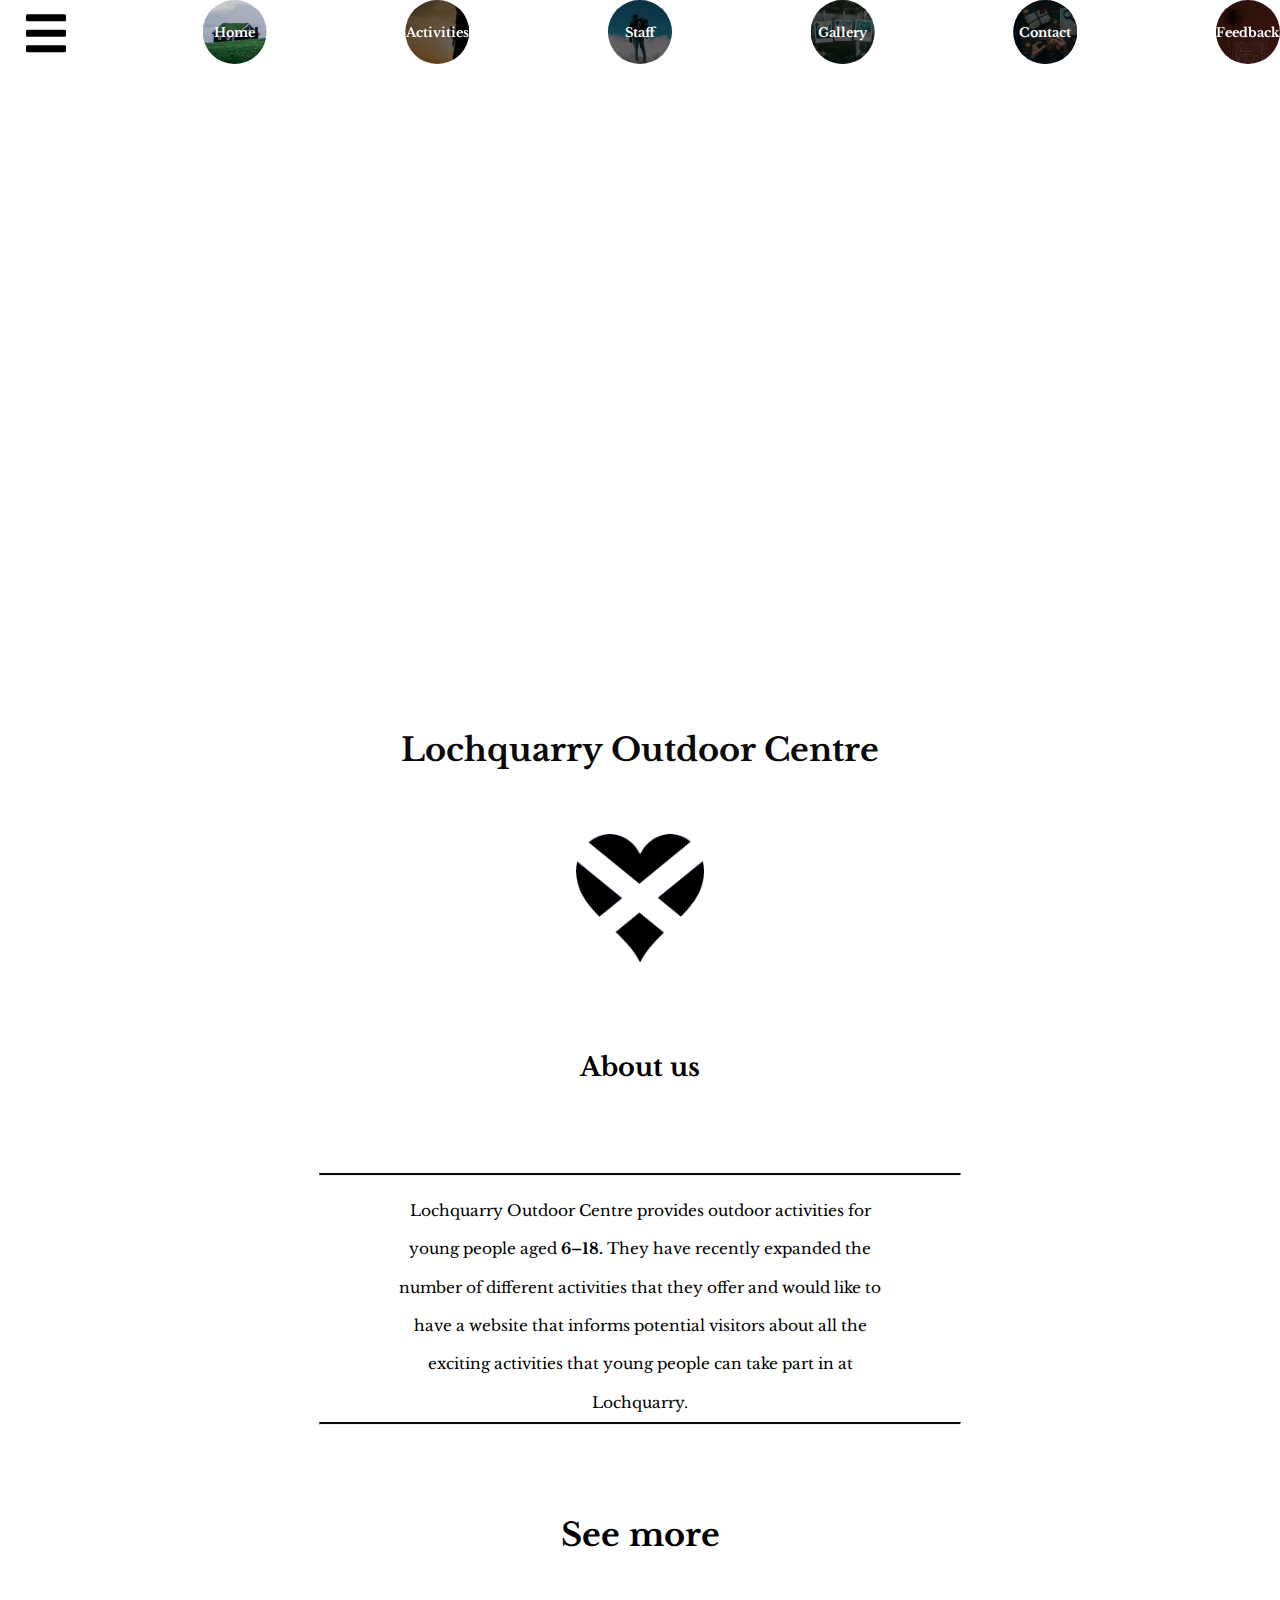
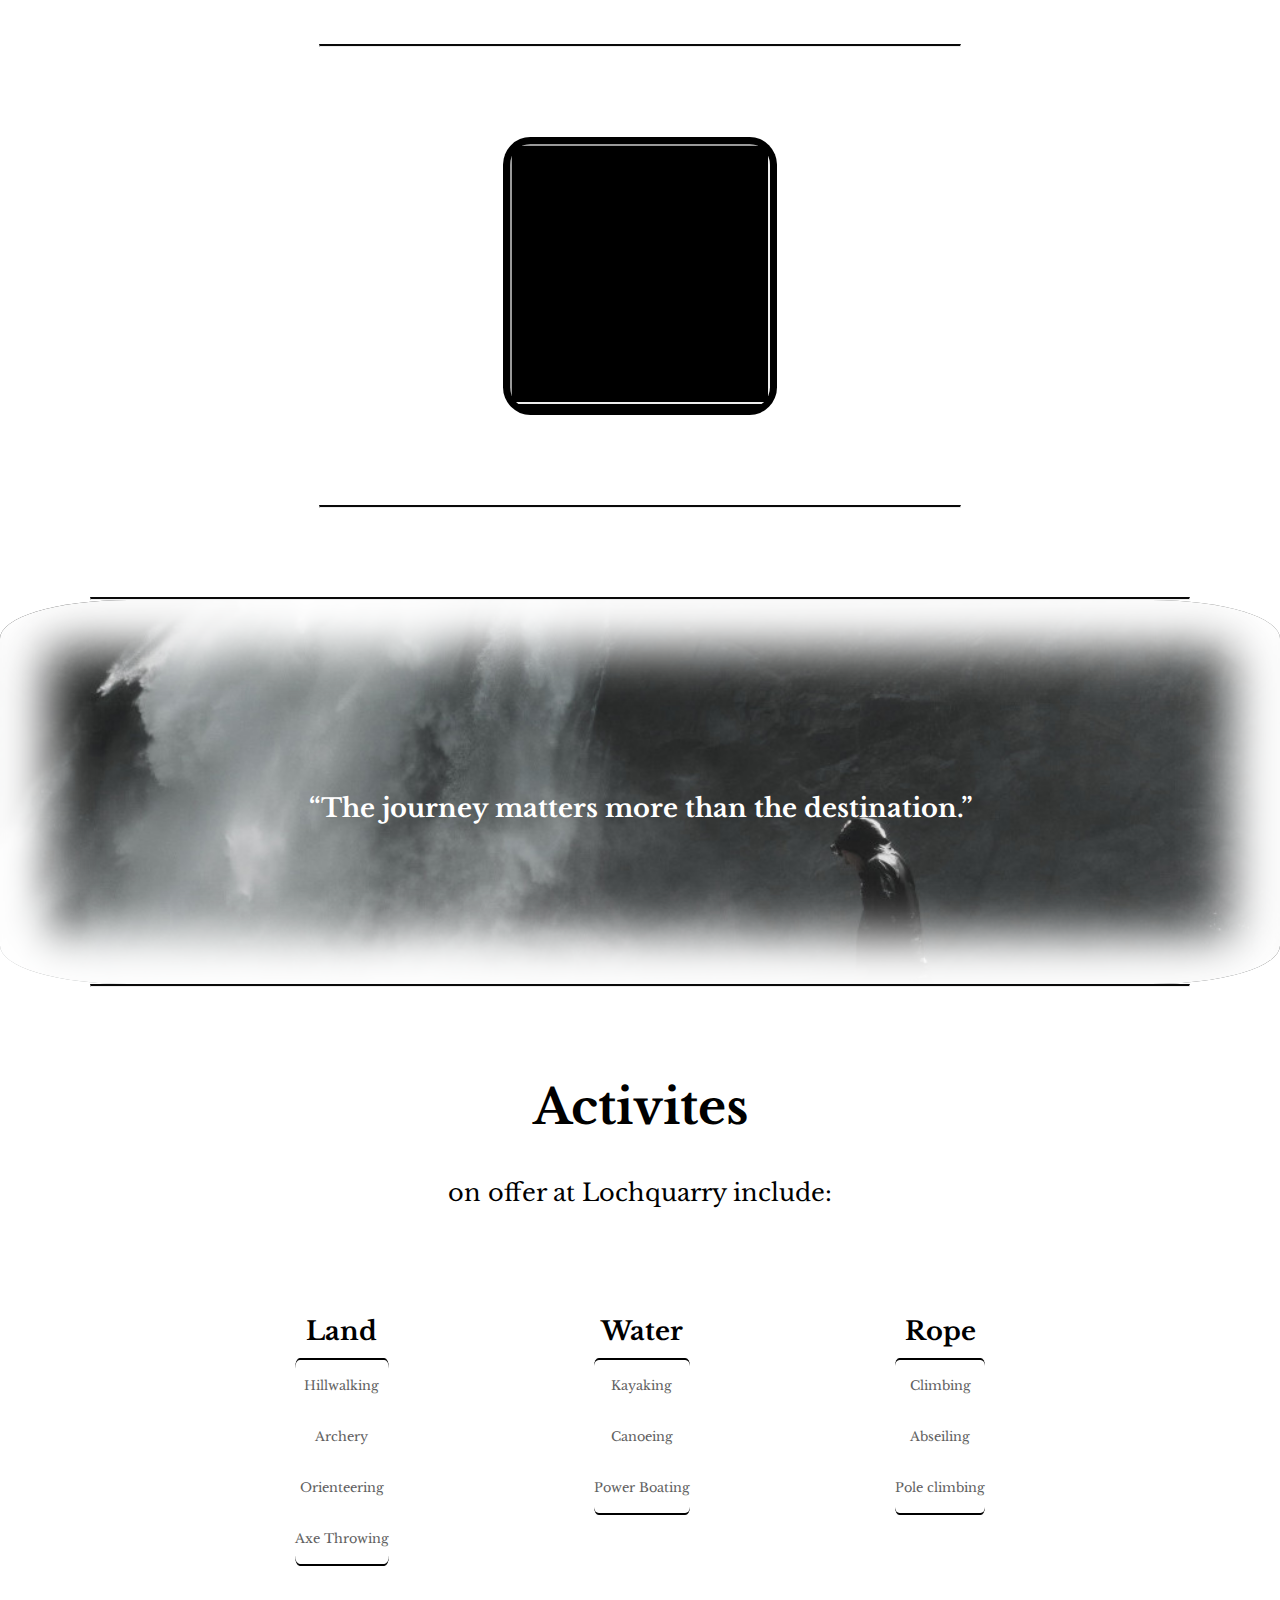
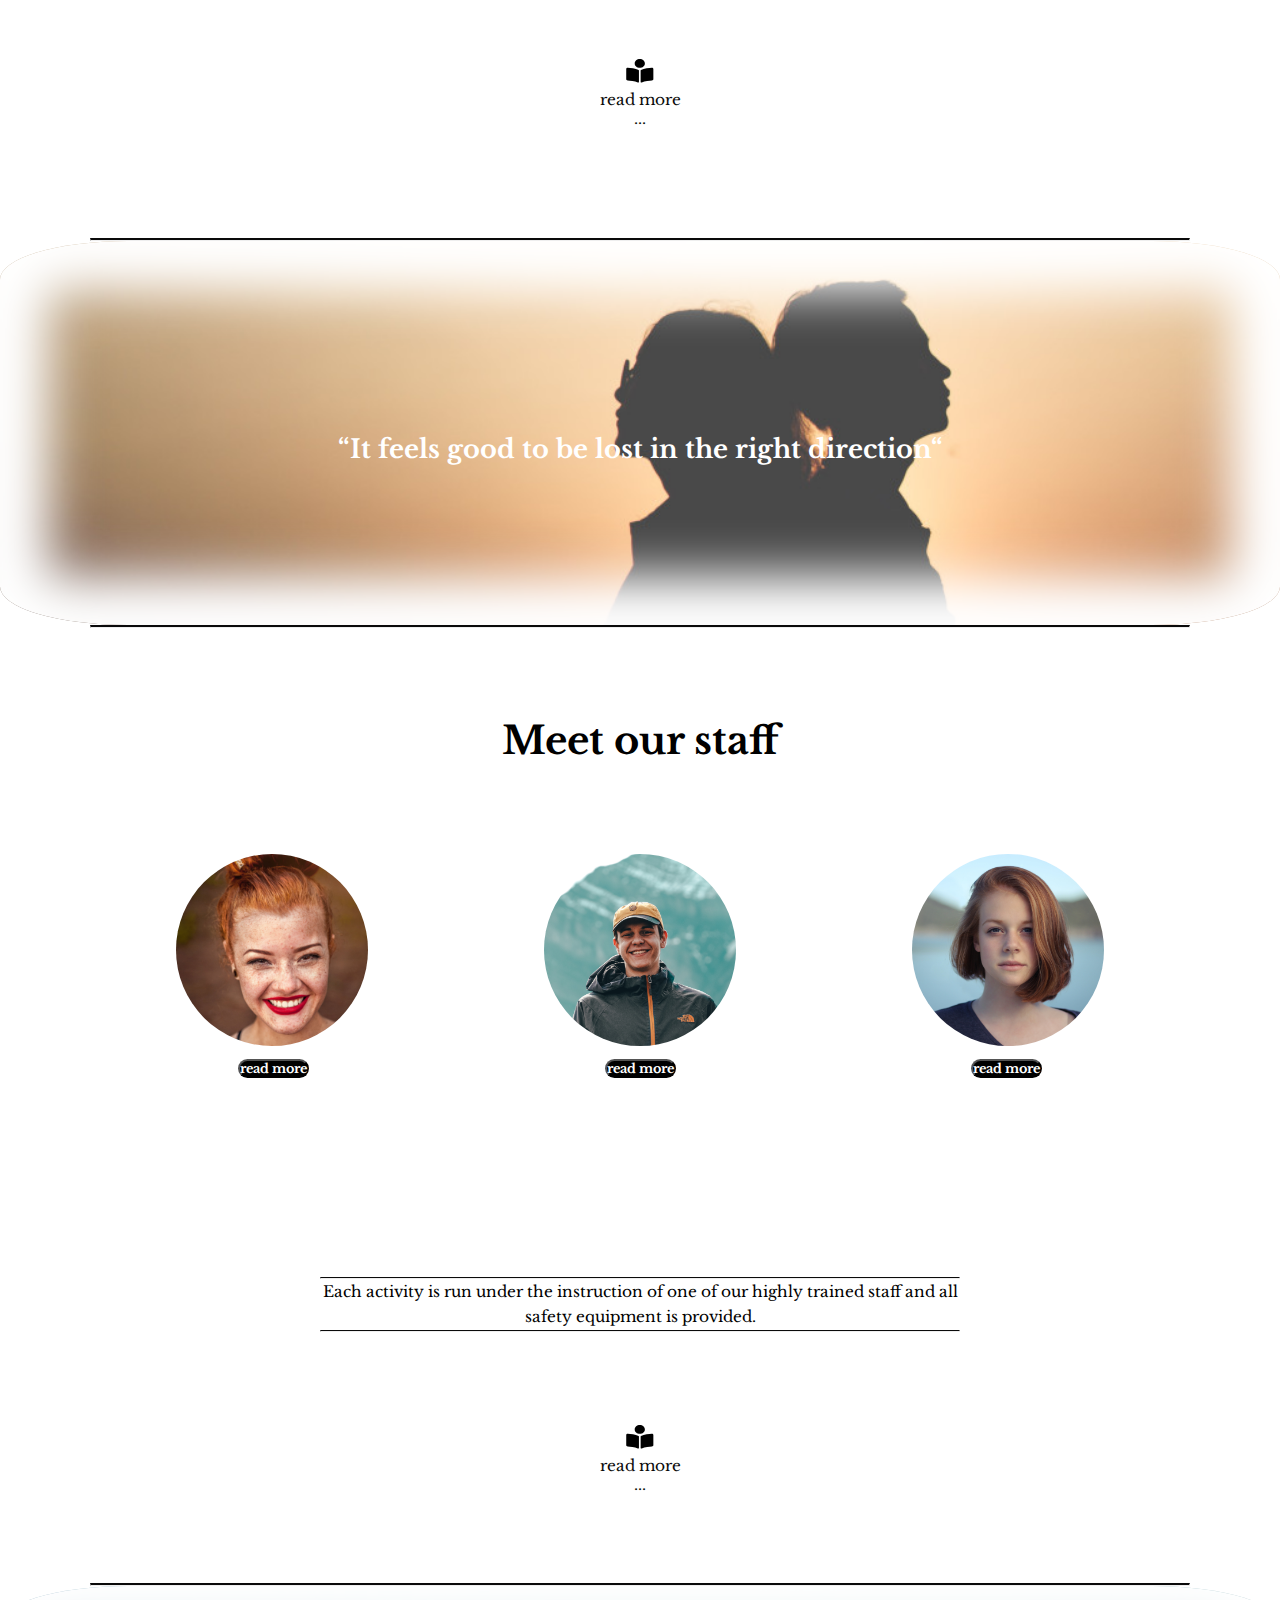
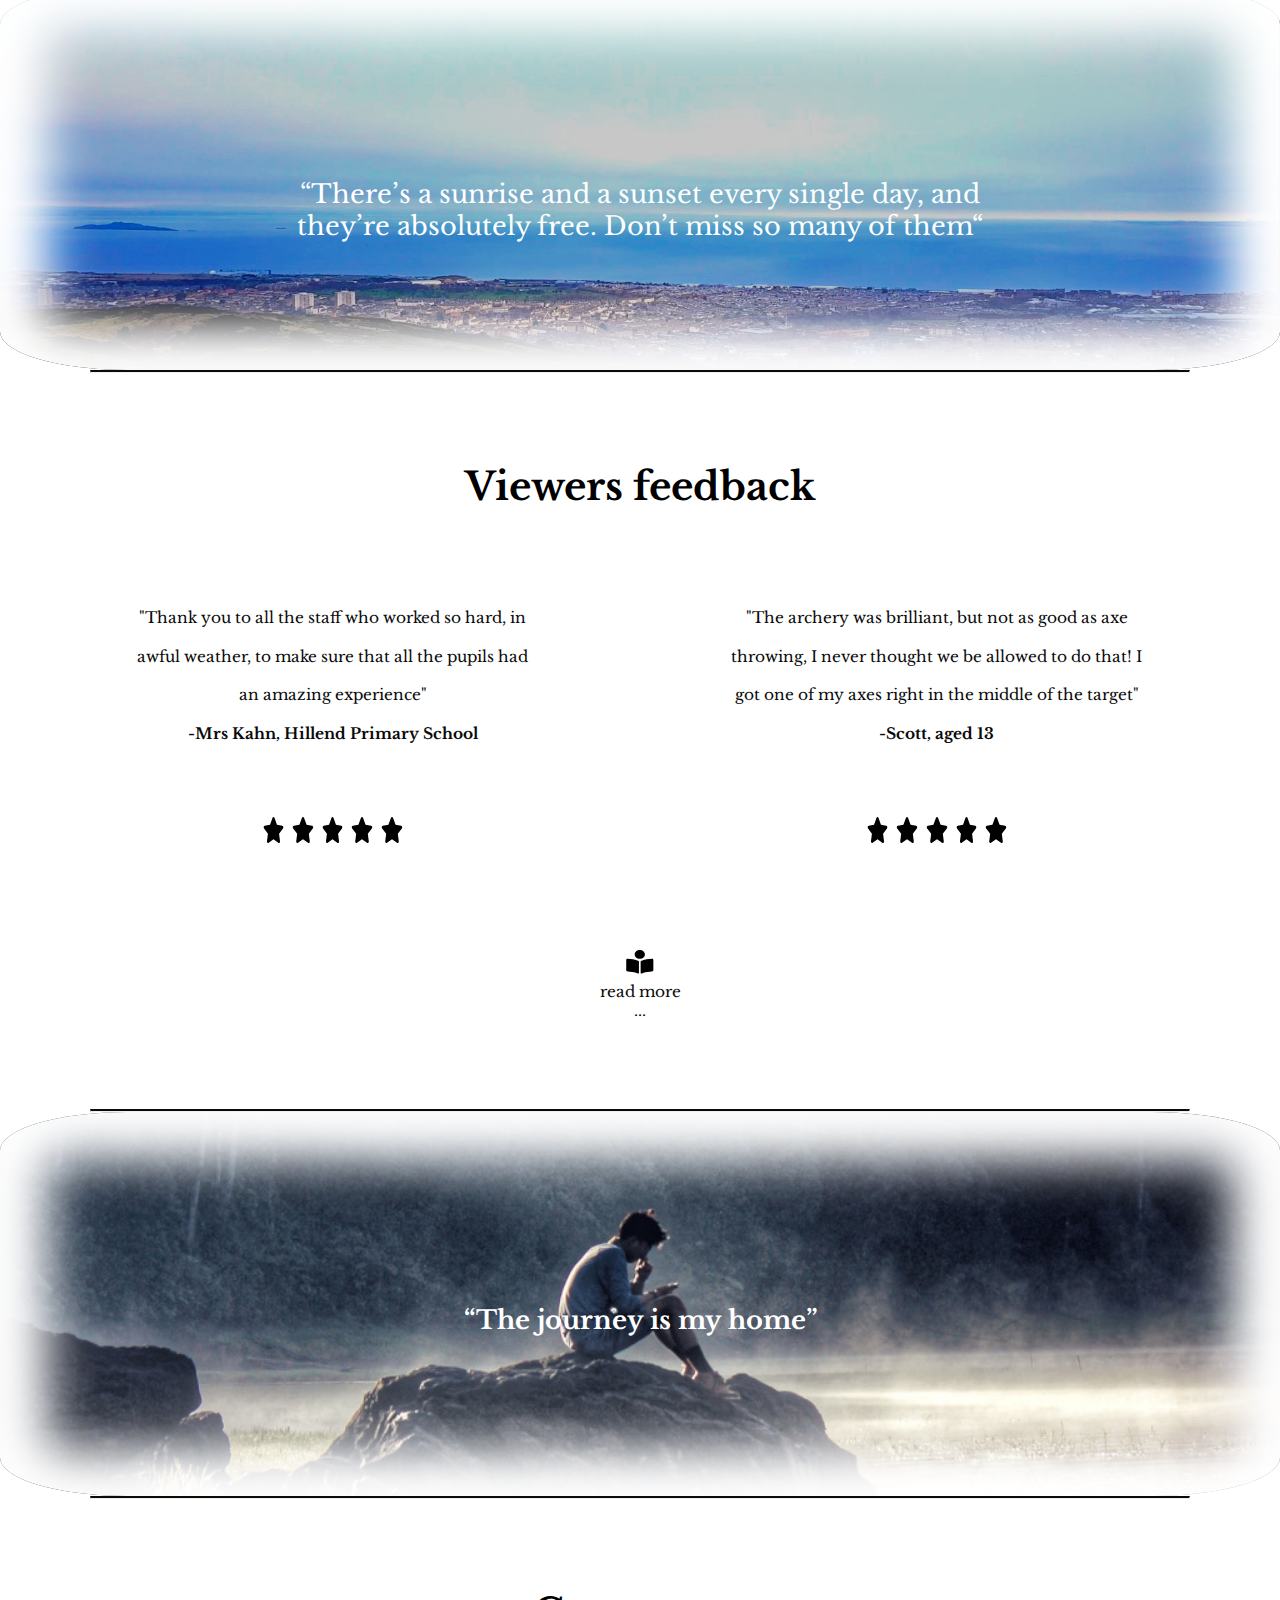
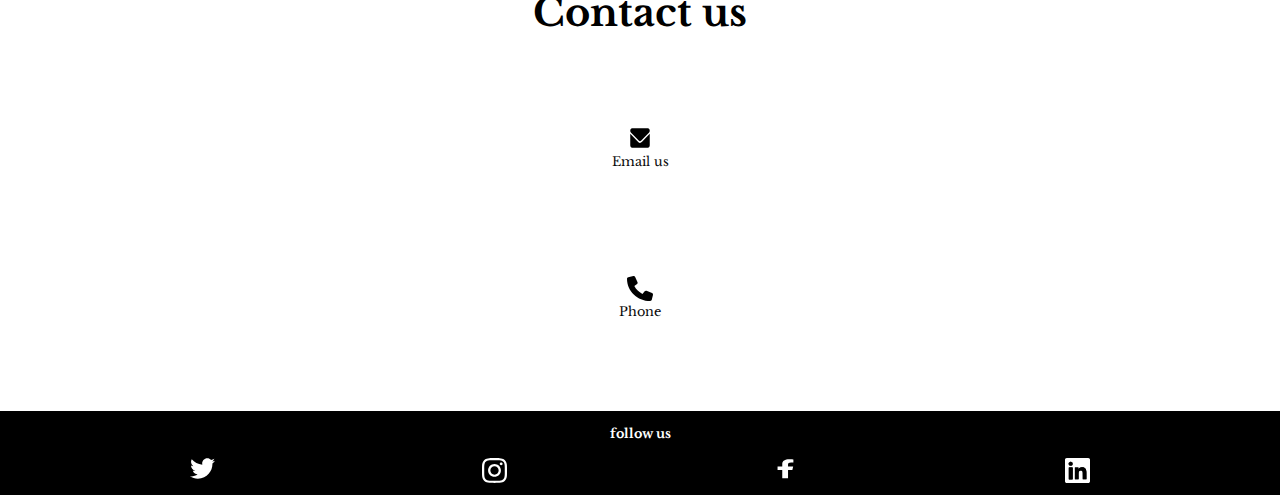
<file: lochquarry/index.html>
<!DOCTYPE html> 
<html lang="eng">

<head>
    <meta charset="UTF-8"> <!-- Encoding for displying charcters --> 
    <meta name="viewport" content="width=device-width, initial-scale=1.0"> <!--Code for displaying on mobile devices-->
    <title>Lochquarry Adrian Kotyra </title> <!--Website title and name in google search-->
    <link href="https://fonts.googleapis.com/css2?family=Libre+Baskerville&display=swap" rel="stylesheet"> <!--Downloading fonts for website viewers-->
    <link rel="icon" type="image/x-icon" href="IMG/icons/favicon_logo.svg">
    <link rel="stylesheet" href="CSS\mystyle.css">
    <script src="https://code.jquery.com/jquery-3.6.0.js" integrity="sha256-H+K7U5CnXl1h5ywQfKtSj8PCmoN9aaq30gDh27Xc0jk=" crossorigin="anonymous"></script>
    <script src="js/MYJS.js">
			
    </script>
    
    <!-- Global site tag (gtag.js) - Google Analytics -->
    <script async src="https://www.googletagmanager.com/gtag/js?id=G-Z9CXDLECBD"></script>
    <script>
    window.dataLayer = window.dataLayer || [];
    function gtag(){dataLayer.push(arguments);}
    gtag('js', new Date());
    gtag('config', 'G-Z9CXDLECBD');
    </script>



</head>




<body >

    <header>
        
        <div id = "top_background">  
           
            <div id ="background_top_slide">
                <div id="welcome_text">Welcome</div>
            </div>
        </div>
        
    </header>
   
    
    <div id = "space"> </div>
    <h1 id = "beta_title" >Lochquarry Outdoor Centre</h1>
    <img id="heart_scot" src="IMG\icons\flagblack.png">
    <img id = "logo" src = "IMG/icons/lq logo 7.svg">    
       

    <div id = "nav_menu">
        
        
        <div id="hamburger"><img src="IMG\icons\bars-solid.svg" onclick="hidebar_main() "></div>
        
        <a id="menu_beta_home_active" href="index.html">Home</a> 
        <a id="menu_beta_activites" href="activites.html">Activities</a> 
        <a id="menu_beta_staff" href="staff.html"> Staff</a> 

        <a id="menu_beta_gallery" href="gallery.html">Gallery</a> 
        <a id="menu_beta_contact" href="contact.html">Contact</a> 
        <a id="menu_beta_feedback" href="feedback.html">Feedback</a>
       
        
    </div>
    
    <div id = "nav_menu_mobile">
        
        
        <div id="hamburger_mobile">
            <img src="IMG\icons\bars-solid2.svg" onclick="hidebar_mobile_main()">
        </div>
        <a id="menu_beta_home_active_mobile" href="index.html">Home</a> 
        <a id="menu_beta_activites_mobile_acitve" href="activites.html">Activities</a> 
        <a id="menu_beta_staff_mobile" href="staff.html"> Staff</a> 

        <a id="menu_beta_gallery_mobile" href="gallery.html">Gallery</a> 
        <a id="menu_beta_contact_mobile" href="contact.html">Contact</a> 
        <a id="menu_beta_feedback_mobile" href="feedback.html">Feedback</a>
        
        
    </div>

        
    <div id = "wrapper_main1">
            
        
        <div id = "space"> </div>
        
        

        
        <h1 id = background_title>About us </h1>
        <div id = "space"> </div>
        <hr style="width: 50%; display:table; margin:0 auto; ">
        
        <div id="about_section">
        
            <p>Lochquarry Outdoor Centre provides outdoor activities for young people aged <b>6–18.</b>
            They have recently expanded the number of different activities that they offer and would like to
            have a website that informs potential visitors about all the exciting activities that young people can take part in at Lochquarry. 
            </p>

        
        </div>
        <hr style="width: 50%; display:table; margin:0 auto; ">
        <div id = "space"> </div>
        <h1 id ="see_more" style="margin:0 auto; display:table; ">See more</h1>
        <div id = "space"> </div>
        <hr style="width: 50%; display:table; margin:0 auto; ">
        
       
        <div id = "space"> </div>


        <div class="video_loch">
            <iframe id = "iframe_1"; width="400vw" height="400vw" src="https://www.youtube.com/embed/oFiZf48kBbs" title="YouTube video player"
                frameborder="5" allow="accelerometer; autoplay; clipboard-write; encrypted-media; gyroscope; picture-in-picture" allowfullscreen>
            </iframe>


        </div>
        <div id = "space"> </div>
        <hr style="width: 50%; display:table; margin:0 auto; ">
        <div id = "space"> </div>
        
        
        <hr>
        <div id="top_banner_about"> 
            <div class="quote">“The journey matters more than the destination.”</div>


        </div>
            
       
        <hr>
        <div id = "space"> </div>
        
            <div class="activites">
                
                <a class="activites_title" href="activites.html">Activites </a>
                <div id="p_activites">on offer at Lochquarry include:</div>
                <div id = "space"> </div>


                <div class="activites_columns">


                    <div id="land_based_section">
                        <a class="land_based" href="land_activities.html">Land</a>
                        
                        <div class="land_based_list">
                            <ul>Hillwalking</ul> 
                            <ul>Archery</ul>
                            <ul>Orienteering</ul>
                            <ul>Axe Throwing </ul>
                        </div>

                    </div>


                    
                    <div id="water_based_section">
                        <a class="water_based" href="water_activities.html">Water</a>
                        
                        <div class ="water_based_list">
                            <ul>Kayaking </ul> 
                            <ul>Canoeing</ul>
                            <ul>Power Boating</ul>
                            
                        </div>
                        
                                


                    </div>  
                        


                    <div id="rope_based_section">
                        <a class="rope_based" href="rope_activites.html">Rope</a>
                        
                        <div class="rope_based_list">
                            <ul>Climbing </ul>
                            <ul>Abseiling </ul>
                            <ul>Pole climbing</ul>
                        </div>
                    

                    </div>

                </div>
                <div id = "space"> </div>
                
     
                
            </div>   
                
        <div class="read_more_section_staff">
        

            <a class="icon_read" href="activites.html"> <img src ="IMG\icons\readme-brands.svg"> </a>
            <a id="read_more_comments_staff" href="activites.html"> <p>read more <br> ...</p><br></p></a>  
        

        </div> 
        <div id = "space"> </div>
        <hr>  
                

                
                        
           

            
    </div>
    
    <div id = "wrapper_main1">   
        
        
        
        <div id="upper_banner">
            <div class = "quote3">“It feels good to be lost in the right direction“</div>
            
            
        </div>
          

    
    
        <div class="staff_section_main">
            <hr>
            <div id = "space"> </div>
            
            <a id="staff_title" href="staff.html">Meet our staff</a>
            <div id = "space"> </div>

            


            <div class="staff_people_column">
                <div class="claire_section_main">
                    <h1>Claire</h1>
                    
               
                    
                    
                    

                

                </div>
                
                <button id="mobile_button_show_claire" onclick="claire_text_mobile()">read more</button>
                <div id="mobile_js_claire"><b>Name:</b> Claire Jack <br> <b>Position:</b> Centre Manager <br> <b>Responsible for:</b> The overall running of the centre and<br> all of its activities<br> <b>Favourite Activity:</b> Pole climb
                </div>

                
                


                
                
                <div class="robbie_section_main" onclick="robbie_text_function(); event.preventDefault();">
                    <h1>Robbie</h1>
                    


                </div>
                <button id="mobile_button_show_robbie" onclick="robbie_text_mobile()">read more</button>
               
                <div id="mobile_js_robbie" ><b>Name:</b> Robbie Elliot <br><b>Position:</b> Senior Instructor (Land) <br><b>Responsible for:</b> Overseeing all of the land based activities <br><b>Favourite Activity:</b> Hillwalking in the beautiful Scottish highlands
                </div>


                <div class="marion_section_main" onclick="marion_text_function(); event.preventDefault();">
                    <h1> Marion</h1>
                    
                    

                </div>
                <button id="mobile_button_show_marion" onclick="marion_text_mobile()">read more</button>
                <div id="mobile_js_marion"><b>Name:</b> Marion Hunter<br> <b>Position:</b> Centre Administrator<br><b>Responsible for:</b> Making bookings and arranging activity slots for groups<br> <b>Favourite Activity:</b> Making sure everyone has a great time when the visit
                </div>
                    


            </div>
            <div id="buttons_col_show">
                <button id="show_more_claire" onclick="claire_text_function(); event.preventDefault()">read more</button>
                <button id="show_more_robbie" onclick="robbie_text_function(); event.preventDefault()">read more</button>
                <button id="show_more_marion" onclick="marion_text_function(); event.preventDefault()">read more</button>
            </div>
            

            <br>

            <div id="staff_columns_js">

                
                <div id="claire_text_display" > <b>Name:</b> Claire Jack <br> <b>Position:</b> Centre Manager <br> <b>Responsible for:</b> The overall running of the centre and<br> all of its activities<br> <b>Favourite Activity:</b> Pole climb
                </div>
                <div id="robbie_text_display"><b>Name:</b> Robbie Elliot <br><b>Position:</b> Senior Instructor (Land) <br><b>Responsible for:</b> Overseeing all of the land based activities <br><b>Favourite Activity:</b> Hillwalking in the beautiful Scottish highlands
                </div>
                <div id="marion_text_display"><b>Name:</b> Marion Hunter<br> <b>Position:</b> Centre Administrator<br><b>Responsible for:</b> Making bookings and arranging activity slots for groups<br> <b>Favourite Activity:</b> Making sure everyone has a great time when the visit
                </div>




            </div>





            <div id = "space"> </div>
            <div id = "space"> </div>
            <hr id="hr_text_staff_top">
            
            <div id="bottom_text_staff_main">
                <p>Each activity is run under the instruction of one of our highly trained staff and all safety equipment is provided.</p>
            </div>
    
            <hr id="hr_text_staff_top">  
            <div id = "space"> </div>

        

        <div class="read_more_section_staff">
            

            <a class="icon_read" href="staff.html"> <img src ="IMG\icons\readme-brands.svg"> </a>
            <a id="read_more_comments_staff" href="staff.html"> <p>read more<br>...<br></p></a>  
            

        </div>
        <div id = "space"> </div>


    
    
    
    
        <hr>
    
    
        <div id="middle_banner">
            <div class="quote1">“There’s a sunrise and a sunset every single day, and they’re absolutely free. Don’t miss so many of them“</div>
            
            
        
        
        </div>
        
        <hr>
        <div id = "space"> </div>

        <div class="feedback_section">
            
            
            <a id="title_feedback" href="feedback.html">Viewers feedback </a>
            <div id = "space"> </div>

            
        

            <div class="feedback_comments">


                <div id="first_comment">

                    
                    <p>"Thank you to all the staff who worked so hard, in awful weather, to make sure that all the pupils had an amazing experience" </p>
                    
                     <b>-Mrs Kahn, Hillend Primary School</b></p>
                    <div id="stars_logos_left">
                    <img id = "stars" src="IMG\icons\star-solid.svg">
                    <img id = "stars" src="IMG\icons\star-solid.svg">
                    <img id = "stars" src="IMG\icons\star-solid.svg">
                    <img id = "stars" src="IMG\icons\star-solid.svg">
                    <img id = "stars" src="IMG\icons\star-solid.svg" >
                </div> 
                
                
            </div>
            <hr id ="hr_comm"style="width: 50%; margin:auto; margin-bottom: 14vw;">


            <div id="second_comment">
            
            
                <p>"The archery was brilliant, but not as good as axe throwing, I never thought we be allowed to do that! I got one of my axes right in the middle of the target"</p>
                
                <b>-Scott, aged 13 </b>
                <div id="stars_logos_right">
                    <img id = "stars" src="IMG\icons\star-solid.svg">
                    <img id = "stars" src="IMG\icons\star-solid.svg">
                    <img id = "stars" src="IMG\icons\star-solid.svg">
                    <img id = "stars" src="IMG\icons\star-solid.svg">
                    <img id = "stars" src="IMG\icons\star-solid.svg">
                </div>
            </div>
                
          

            
        </div> 
        <hr id ="hr_comm"style="width: 50%; margin:auto; margin-bottom: 14vw;">

        <div id="stars_logos">
            
            

        </div>
        

        <div id = "space"> </div>
        <div class="read_more_section_staff">

            

            <a class="icon_read" href="feedback.html"> <img src ="IMG\icons\readme-brands.svg"> </a>
            <a id="read_more_comments_staff" href="feedback.html"> <p>read more<br>...<br></p></a>    
            

        </div>
        <div id = "space"> </div>

    
        

        <div class="contact_section">
            


            
            <hr>
            

        
            <div id ="contact_section_image_text">
                <div class="quote">“The journey is my home”</div>
                

            </div>
                

                


        </div>  


            

        <hr>

        <div id = "space"> </div>

        <a id="contact_title" href="contact.html"><p>Contact us</p></a>
        <div id = "space"> </div>



        
        

        
        <div>
            <a id="contact_text_button_contact" href="contact.html"> <img id ="enveleope_img" src ="IMG\icons\envelope-solid.svg" ><br>Email us </a>

                
            
        </div>
        <div id = "space"> </div>



        
        

        <a id="telephone_text_button_contact" href="contact.html"><br> <img id = "phone_contact_img" src="IMG\icons\phone-solid.svg"><br>Phone</a>
        
        
        <div id = "space"> </div>
        <div class="socials_icons">
            
            
            <div id = "followtext"> follow us</div>
            <div class ="social_icons2">
                
                <a id = "twitter" href="#"><img src="IMG\icons\twitter-brands.svg">
                <a id = "instagram" href="#"><img src="IMG\icons\instagram-brands.svg">
                <a id = "facebook" href="#"><img src="IMG\icons\facebook-square-brands.svg">
                <a id = "linkedin" href="#"><img src="IMG\icons\linkedin-brands.svg">
                    
            </div>
            
        </div>
       

        
    </div>


    

        




    



    

</div>  

   

    
</body>
</file>
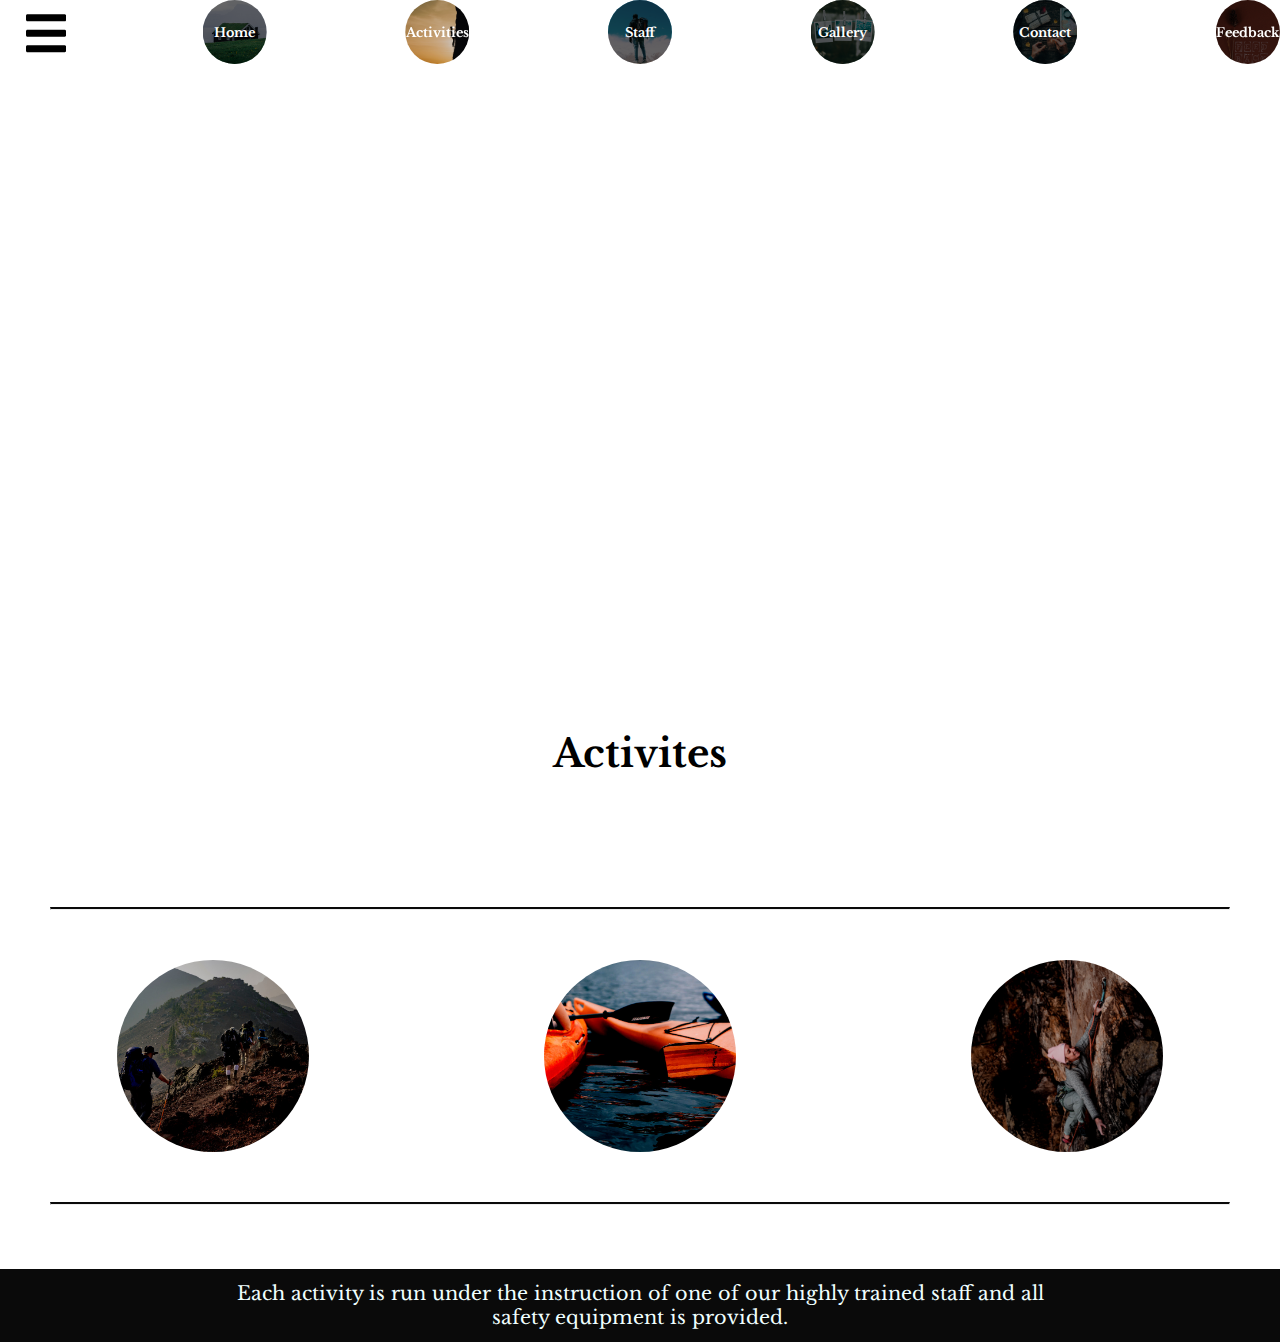
<file: lochquarry/activites.html>
<!DOCTYPE html> 
<html lang="eng">

<head>
    <meta charset="UTF-8"> <!-- Encoding for displying charcters --> 
    <meta name="viewport" content="width=device-width, initial-scale=1.0"> <!--Code for displaying on mobile devices-->
    <title>loch quarry outdoor centre </title> <!--Website title and name in google search-->
    <link href="https://fonts.googleapis.com/css2?family=Libre+Baskerville&display=swap" rel="stylesheet"> <!--Downloading fonts for website viewers-->
    <link rel="icon" href="favicon.ico"> <!--websites icon to displaon on up left corner of the site-->
    <link rel="icon" type="image/x-icon" href="IMG/icons/favicon_logo.svg">
    <link rel="stylesheet" href="CSS\mystyle.css">
    <script src="js/MYJS.js">
			
    </script>

</head>

    


<header>
            
          
    <div class = "top_background_activites">  
        <h1 id = "beta_title_activities">Lochquarry Outdoor Centre</h1>
        <img id = "logo" src = "IMG/icons/lq logo 7.svg">
       
        
    </div>
    
  

</header>

<body>
    




               
    
    <div id = nav_background_top>
            
        
        
            
        
        <div id = "nav_menu">
            
            
            <div id="hamburger">
                <img src="IMG\icons\bars-solid.svg" onclick=hidebar_activities();> 
            </div>
            
            <a id="menu_beta_home" href="index.html">Home</a> 
            <a id="menu_beta_activites_active" href="activites.html">Activities</a> 
            <a id="menu_beta_staff" href="staff.html"> Staff</a> 

            <a id="menu_beta_gallery" href="gallery.html">Gallery</a> 
            <a id="menu_beta_contact" href="contact.html">Contact</a> 
            <a id="menu_beta_feedback" href="feedback.html">Feedback</a>
            
            

           
        </div>
        
        
    </div>
    
    <div id = "nav_menu_mobile">
        
        
        <div id="hamburger_mobile">
            <img src="IMG\icons\bars-solid2.svg" onclick="hidebar_mobile_activities()">
        </div>
        
        <a id="menu_beta_home_mobile" href="index.html">Home</a> 
        <a id="menu_beta_activites_mobile_active" href="activites.html">Activities</a> 
        <a id="menu_beta_staff_mobile" href="staff.html"> Staff</a> 

        <a id="menu_beta_gallery_mobile" href="gallery.html">Gallery</a> 
        <a id="menu_beta_contact_mobile" href="contact.html">Contact</a> 
        <a id="menu_beta_feedback_mobile" href="feedback.html">Feedback</a>
        
        

        
    </div>


    <div id = "space"> </div>
    <div id="wrapper_activities">

        <div id="staff_sections">  

                
                                     
            <h1 id="staff_title">Activites</h1>
            <br> <br> <br>
                


        </div>

        <div id = "activities_banner">




        </div>

        <hr id = line_activites>
        <br >

        <div class="Activites_page">

            <hr id = hr_activ_wide>
            

            <div class="activies_column_page">

                <div id="Land_activies_col">
                    <a href="land_activities.html">
                    <h1>Land Activities</h1></a>



                </div>

                <div id="water_activies_col">
                    <a href="water_activities.html">
                    <h1>Water Activites</h1></a>
                    
                    
                    

                    

                   
                    
                </div>

                <div id="rope_activies_col">
                    <a href="rope_activites.html">
                    <h1>Rope Activites</h1></a>


                    
                </div>









            </div>
            <hr id = hr_activ_wide>

            



            

        </div>
        
        
       
        <hr id = line_activites>

        
        <div id = "bottom_mobile_background"> 
            <p id = "info_land"> Each activity is run under the instruction of one of our highly trained staff and all safety equipment is provided.</p>
        </div>

    </div>   


</div>
</file>
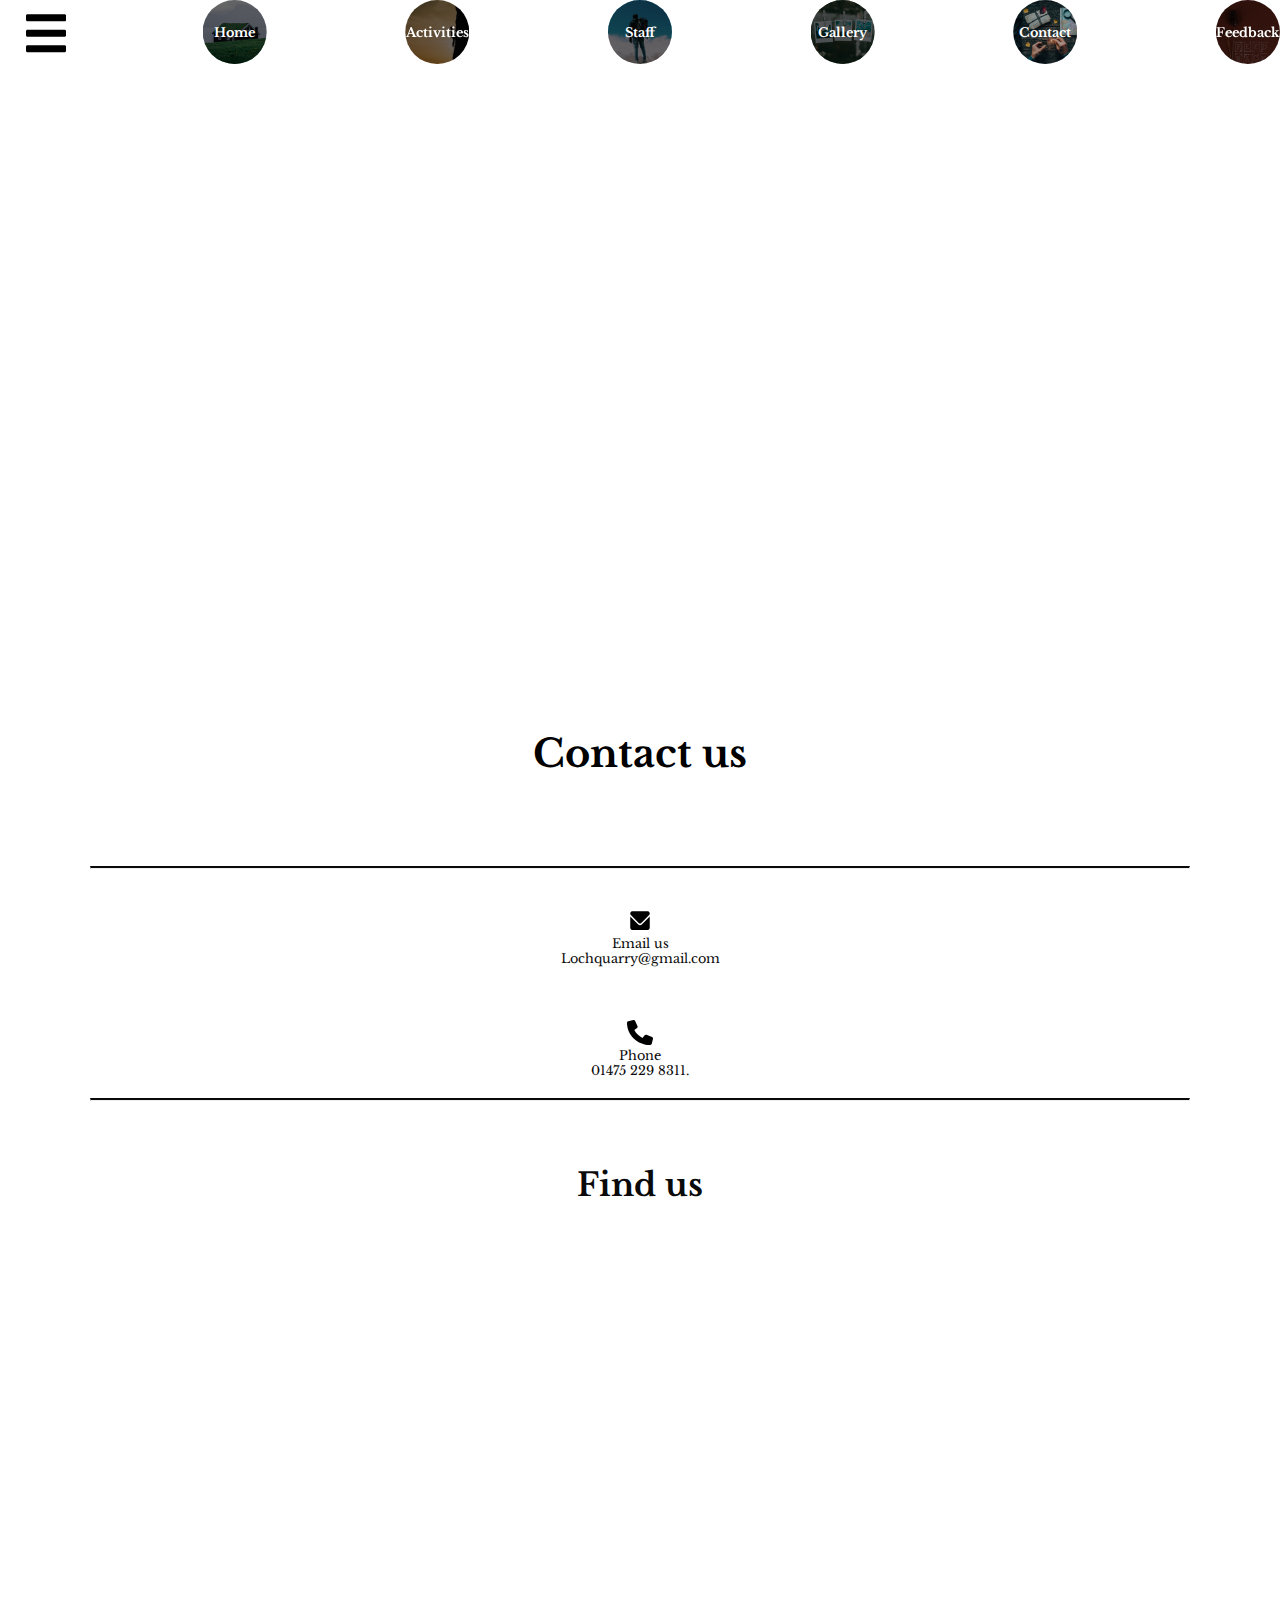
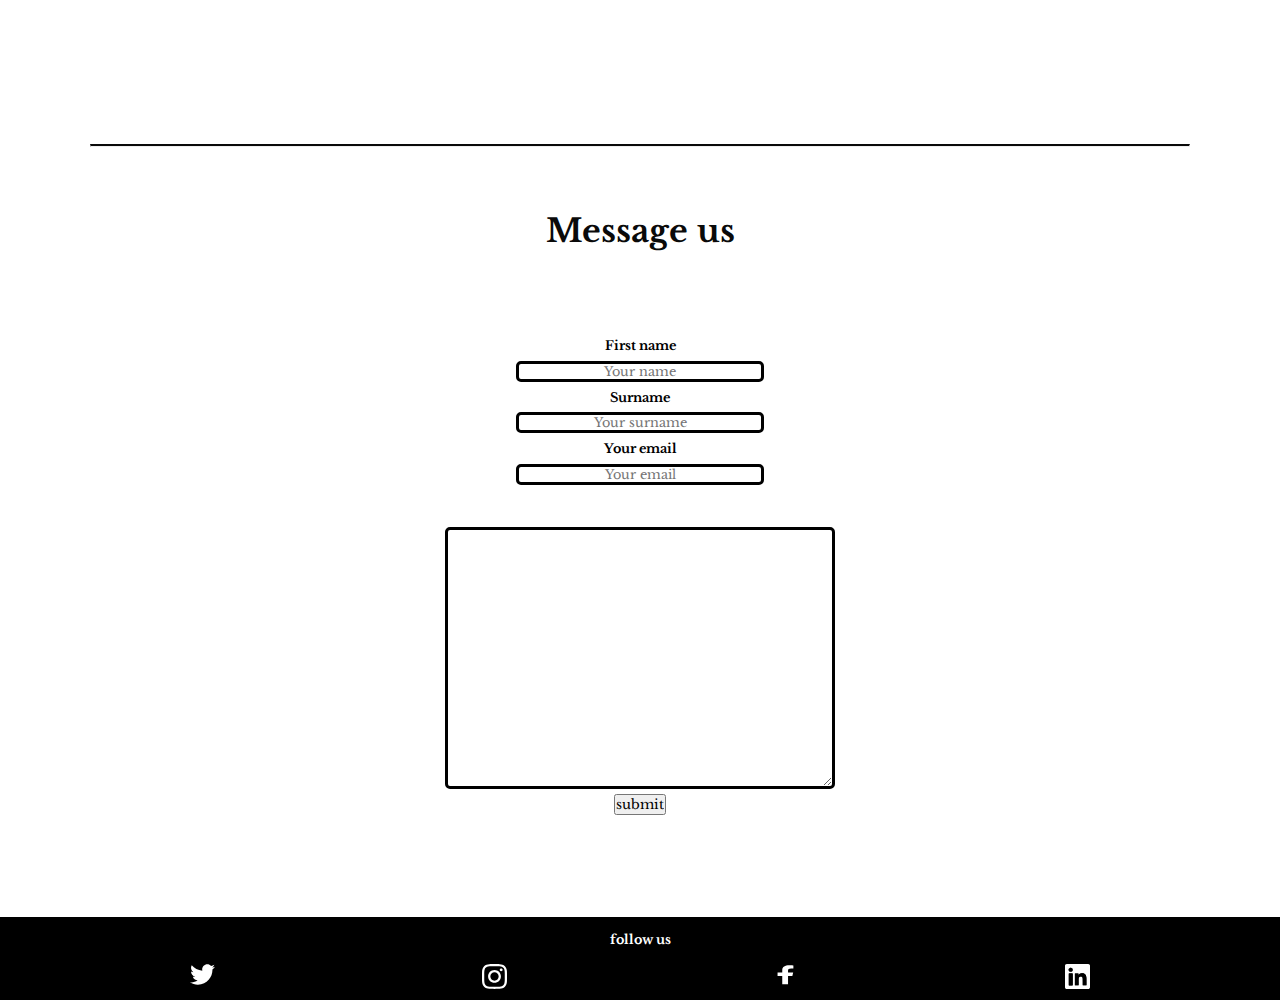
<file: lochquarry/contact.html>
<!DOCTYPE html> 
<html lang="eng">

    <head>
        <meta charset="UTF-8"> <!-- Encoding for displying charcters --> 
        <meta name="viewport" content="width=device-width, initial-scale=1.0"> <!--Code for displaying on mobile devices-->
        <title>loch quarry outdoor centre </title> <!--Website title and name in google search-->
        <link href="https://fonts.googleapis.com/css2?family=Libre+Baskerville&display=swap" rel="stylesheet"> <!--Downloading fonts for website viewers-->
        <link rel="icon" href="favicon.ico"> <!--websites icon to displaon on up left corner of the site-->
        <link rel="icon" type="image/x-icon" href="IMG/icons/favicon_logo.svg">
        <link rel="stylesheet" href="CSS\mystyle.css">
        <script src="js/MYJS.js">
			
        </script>

    </head>
   



    <body>

        

        <header>
                
            
            <div class = "top_background_contact">  
                <h1 id = "beta_title_activities">Lochquarry Outdoor Centre</h1>
                <img id = "logo" src = "IMG/icons/lq logo 7.svg">
            
                
            </div>
            
        
        
        </header>
        <div id = "nav_menu">
            
            <div id="hamburger">
                <img src="IMG\icons\bars-solid.svg" onclick="hidebar()">
            </div>
            <a id="menu_beta_home" href="index.html">Home</a> 
            <a id="menu_beta_activites" href="activites.html">Activities</a> 
            <a id="menu_beta_staff" href="staff.html"> Staff</a> 

            <a id="menu_beta_gallery" href="gallery.html">Gallery</a> 
            <a id="menu_beta_contact_active" href="contact.html">Contact</a> 
            <a id="menu_beta_feedback" href="feedback.html">Feedback</a>
            
            

            
        </div>

        <div id = "nav_menu_mobile">
        
        
            <div id="hamburger_mobile">
                <img src="IMG\icons\bars-solid2.svg" onclick="hidebar_mobile_contact()">
            </div>
            <a id="menu_beta_home_mobile" href="index.html">Home</a> 
            <a id="menu_beta_activites_mobile_acitve" href="activites.html">Activities</a> 
            <a id="menu_beta_staff_mobile" href="staff.html"> Staff</a> 
    
            <a id="menu_beta_gallery_mobile" href="gallery.html">Gallery</a> 
            <a id="menu_beta_contact_mobile_active" href="contact.html">Contact</a> 
            <a id="menu_beta_feedback_mobile" href="feedback.html">Feedback</a>
            
            
        </div>
    
        
        <div id = "space"> </div>

            <h1 id="contact_title">Contact us</h1>
            <div id = "space"> </div>
            <hr>



            
            
            

            
        <div>
        
            
        <div>
            <div id = "space2"> </div>
            <a id="contact_text_button_contact2"> <img id ="enveleope_img" src ="IMG\icons\envelope-solid.svg" ><br>Email us <br> Lochquarry@gmail.com</a>
            <div id = "space2"> </div>

            
            <a class="icon_read2" href="#">
            

                
            
        </div>
        
        

            

        
        <a id="telephone_text_button_contact2"><br> <img id = "phone_contact_img" src="IMG\icons\phone-solid.svg"><br>Phone  <br>01475 229 8311.
        </a>
        

            
        <br>   
        <hr id ="wide_screen_hr_contact style=width:80%; 2vw;">
            
            
        <div id = "find_title"> Find us</div>
        
    
        <div id="mapouter">
            <div class="gmap_canvas">
            <iframe width="400vw" height="400vw" id="gmap_canvas" src="https://maps.google.com/maps?q=Argyle%20and%20Bute%20visitor%20centre&t=&z=13&ie=UTF8&iwloc=&output=embed" frameborder="0" scrolling="yes" marginheight="0" marginwidth="0"></iframe>
            
            
            </div>
        </div>
        <div id = "space2"> </div>
        
        <hr id ="wide_screen_hr_contact style=width:80%">

        <div id = "find_title"> Message us</div>
        <br>



        <form id="leave_message">
            <div class = "user_details">

                <label id="first_name1">First name</label>
                <input type ="text" id ="first_name" placeholder="Your name"> 

                <label id="surname1">Surname</label>
                <input type = "text" id = "surname" placeholder="Your surname">

                <label id ="email1"> Your email</label>
                <input type ="text" id ="email" placeholder="Your email">

        

            
            </div>

                
            <textarea type ="text" id="message" placeholder="Write your message">

            </textarea>

            <label id ="Submit">

            </label>

            <input type="submit" value="submit" onclick="contact_message(); event.preventDefault()">
            

            <div id="show_message">



            </div>

            
            
            


            




        </form>
        <div id = "space2"> </div>
        <div id = "space2"> </div>
        <div id = socials_text_background>

        
            <div id = "followtext"> follow us</div>
            <div class ="social_icons2">
                
                
                <a id = "twitter" href="#"><img src="IMG\icons\twitter-brands.svg">
                <a id = "instagram" href="#"><img src="IMG\icons\instagram-brands.svg">
                <a id = "facebook" href="#"><img src="IMG\icons\facebook-square-brands.svg">
                <a id = "linkedin" href="#"><img src="IMG\icons\linkedin-brands.svg">
            </div>


        </div>
        
        

    </body> 
    
</html>
</file>
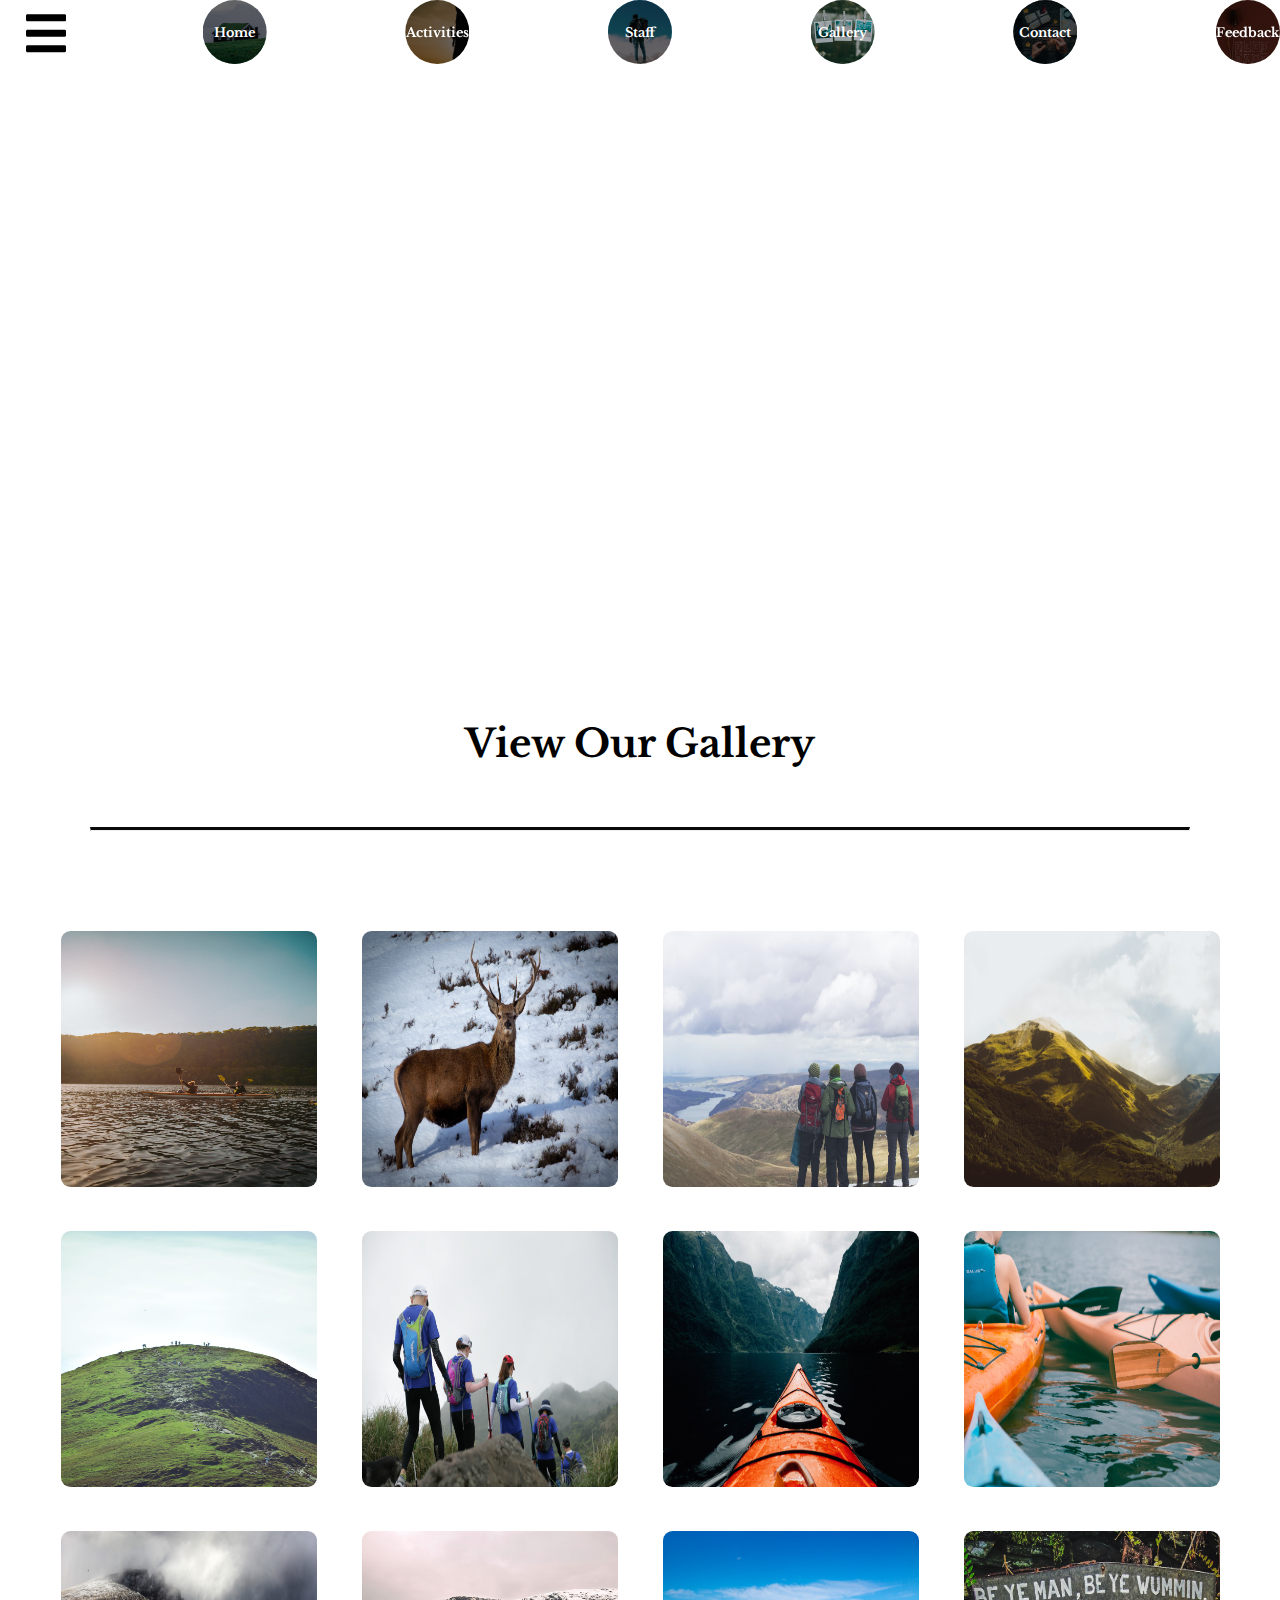
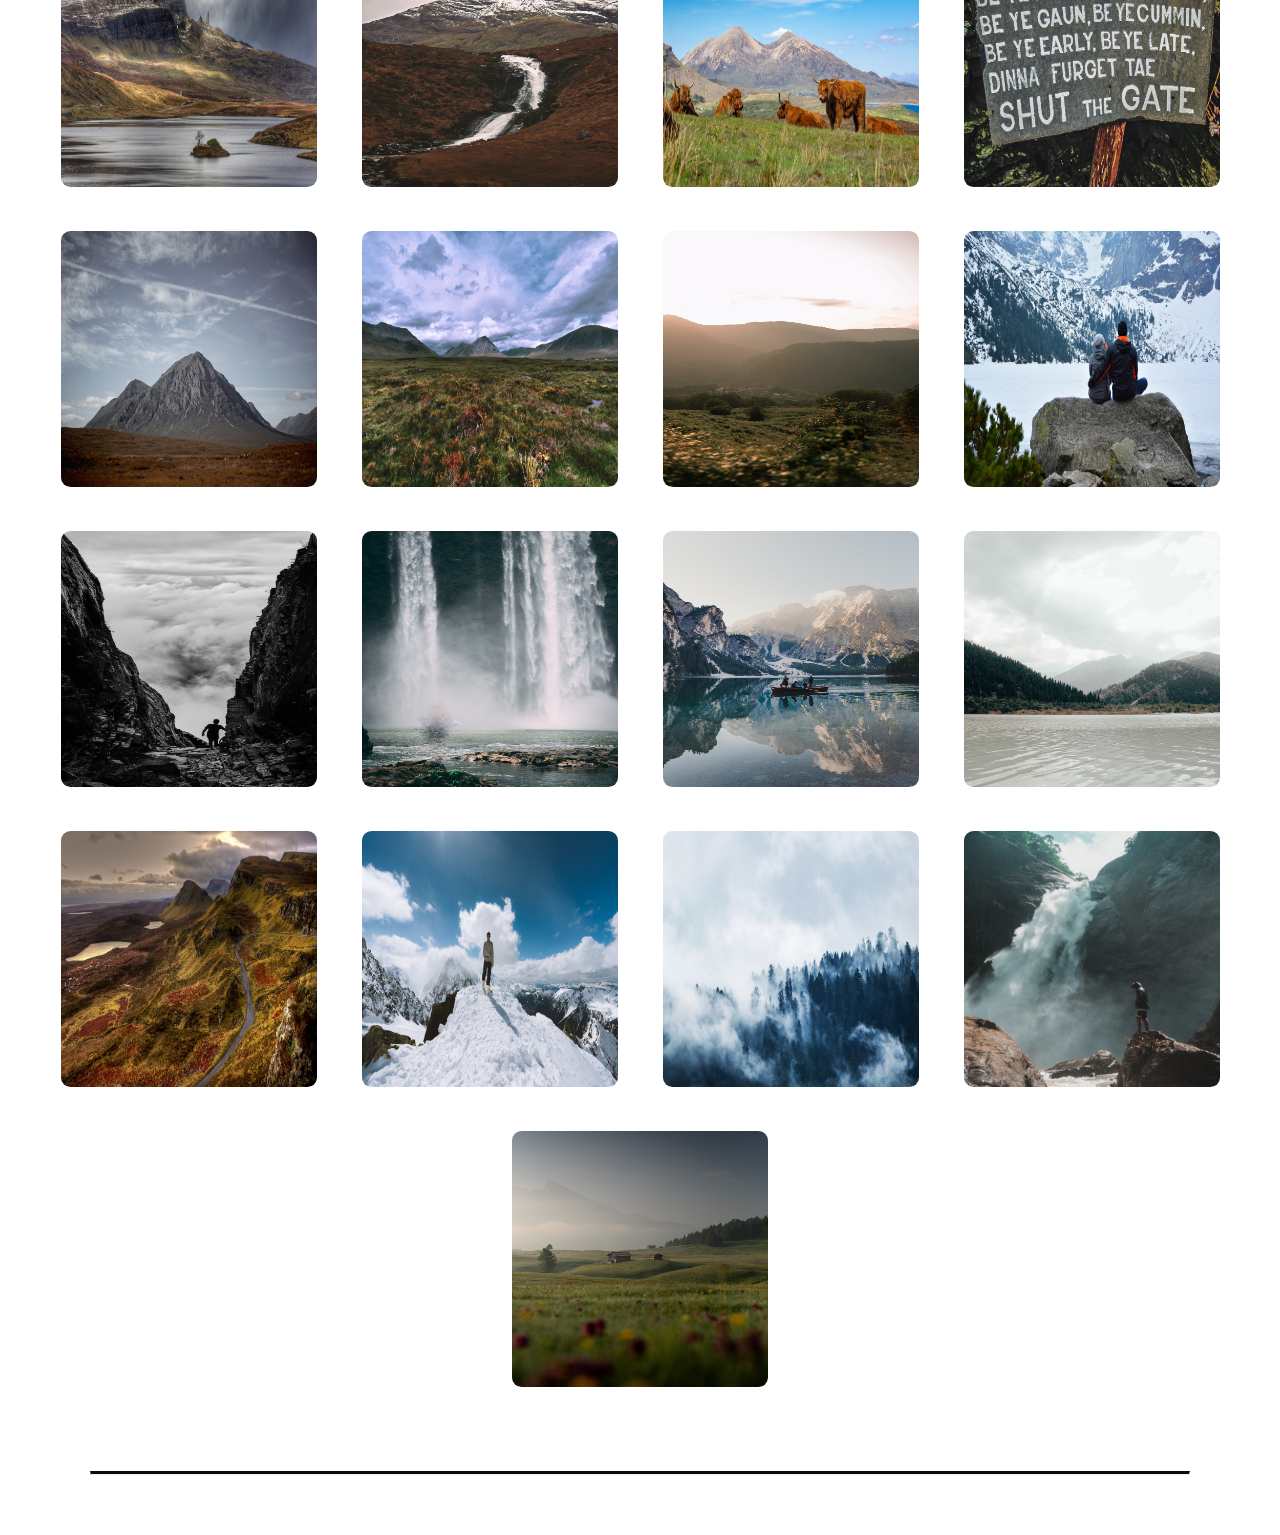
<file: lochquarry/gallery.html>
<!DOCTYPE html> 
<html lang="eng">

<head>
    <meta charset="UTF-8"> <!-- Encoding for displying charcters --> 
    <meta name="viewport" content="width=device-width, initial-scale=1.0"> <!--Code for displaying on mobile devices-->
    <title>Lochquarry Adrian Kotyra </title> <!--Website title and name in google search-->
    <link href="https://fonts.googleapis.com/css2?family=Libre+Baskerville&display=swap" rel="stylesheet"> <!--Downloading fonts for website viewers-->
    <link rel="icon" type="image/x-icon" href="IMG/icons/favicon_logo.svg">
    <link rel="stylesheet" href="CSS\mystyle.css">
    
</head>




    
   
        
<header>
        
        
    <div class = "top_background_contact">  
        <h1 id = "beta_title_activities">Lochquarry Outdoor Centre</h1>
        <img id = "logo" src = "IMG/icons/lq logo 7.svg">
        
        
    </div>
    
    
</header>

<body>   


    <div id = "nav_menu">
        
        
        <div id="hamburger">
            <img src="IMG\icons\bars-solid.svg" onclick="hidebar_gallery()">
        </div>
        <a id="menu_beta_home" href="index.html">Home</a> 
        <a id="menu_beta_activites" href="activites.html">Activities</a> 
        <a id="menu_beta_staff" href="staff.html"> Staff</a> 

        <a id="menu_beta_gallery_active" href="gallery.html">Gallery</a> 
        <a id="menu_beta_contact" href="contact.html">Contact</a> 
        <a id="menu_beta_feedback" href="feedback.html">Feedback</a>
        
        

        
    </div>

    <div id = "nav_menu_mobile">
        
        
        <div id="hamburger_mobile">
            <img src="IMG\icons\bars-solid2.svg" onclick="hidebar_mobile_gallery()">
        </div>
        <a id="menu_beta_home_mobile" href="index.html">Home</a> 
        <a id="menu_beta_activites_mobile_acitve" href="activites.html">Activities</a> 
        <a id="menu_beta_staff_mobile" href="staff.html"> Staff</a> 

        <a id="menu_beta_gallery_mobile_active" href="gallery.html">Gallery</a> 
        <a id="menu_beta_contact_mobile" href="contact.html">Contact</a> 
        <a id="menu_beta_feedback_mobile" href="feedback.html">Feedback</a>
        
        

        
    </div>
    
                 
       
    



        
    <div id = nav_background_top>
        
    
    
        
        <br><br><br><br>
       

        <h1 id = "gallery_title"> View Our Gallery</h1>
        
        <br><br><br><br>
        <hr id = "hr_gal">
        <br><br><br><br>
        <div class="gallery_section">
            <div id="gallery_content">
                <img id="caonoe_gallery" src="IMG\Gallery\caonoe.jpg">
                <img id="deer_gallery" src="IMG\Gallery\deer.jpg">
                <img id="group_gallery" src="IMG\Gallery\group.jpg">
                <img id="hills_gallery" src="IMG\Gallery\hills.jpg">
                <img id="hillwalking_gallery" src="IMG\Gallery\hillwalking.jpg">
                <img id="hilwalking-group_gallery" src="IMG\Gallery\hilwalking-group.jpg">
                <img id="kayak_01_gallery" src="IMG\Gallery\kayak_01.jpg">
                <img id="kayak_02_gallery" src="IMG\Gallery\kayak_02.jpg">
                <img id="landscape_01_gallery" src="IMG\Gallery\landscape_01.jpg">
                <img id="landscape_02_gallery" src="IMG\Gallery\landscape_02.jpg">
                <img id="landscape_03_gallery" src="IMG\Gallery\landscape_03.jpg">
                <img id="misc_gallery" src="IMG\Gallery\misc.jpg">
                <img id="munro_gallery" src="IMG\Gallery\munro.jpg">
                <img id="orienteering_gallery" src="IMG\Gallery\orienteering.jpg">

                <img id="orienteering_gallery1" src="IMG\Gallery\aa.jpg">
                <img id="orienteering_gallery2" src="IMG\Gallery\ab.jpg">
                <img id="orienteering_gallery3" src="IMG\Gallery\ac.jpg">
                <img id="orienteering_gallery4" src="IMG\Gallery\ad.jpg">
                <img id="orienteering_gallery5" src="IMG\Gallery\ae.jpg">
                <img id="orienteering_gallery6" src="IMG\Gallery\af.jpg">
                <img id="orienteering_gallery7" src="IMG\Gallery\ag.jpg">
                <img id="orienteering_gallery8" src="IMG\Gallery\tretre.jpg">
                <img id="orienteering_gallery9" src="IMG\Gallery\contact_background4.jpg">
                <img id="orienteering_gallery10" src="IMG\Gallery\contact_background5.jpg">
                <img id="orienteering_gallery11" src="IMG\Gallery\contact_background6.jpg">
              

        

            </div>     

        </div>
        <br><br><br>
        <hr id = "hr_gal">
        <br><br><br>




 
 
 
    </div>  
    <script src="js/MYJS.js">
			
    </script>  
</body>
</file>
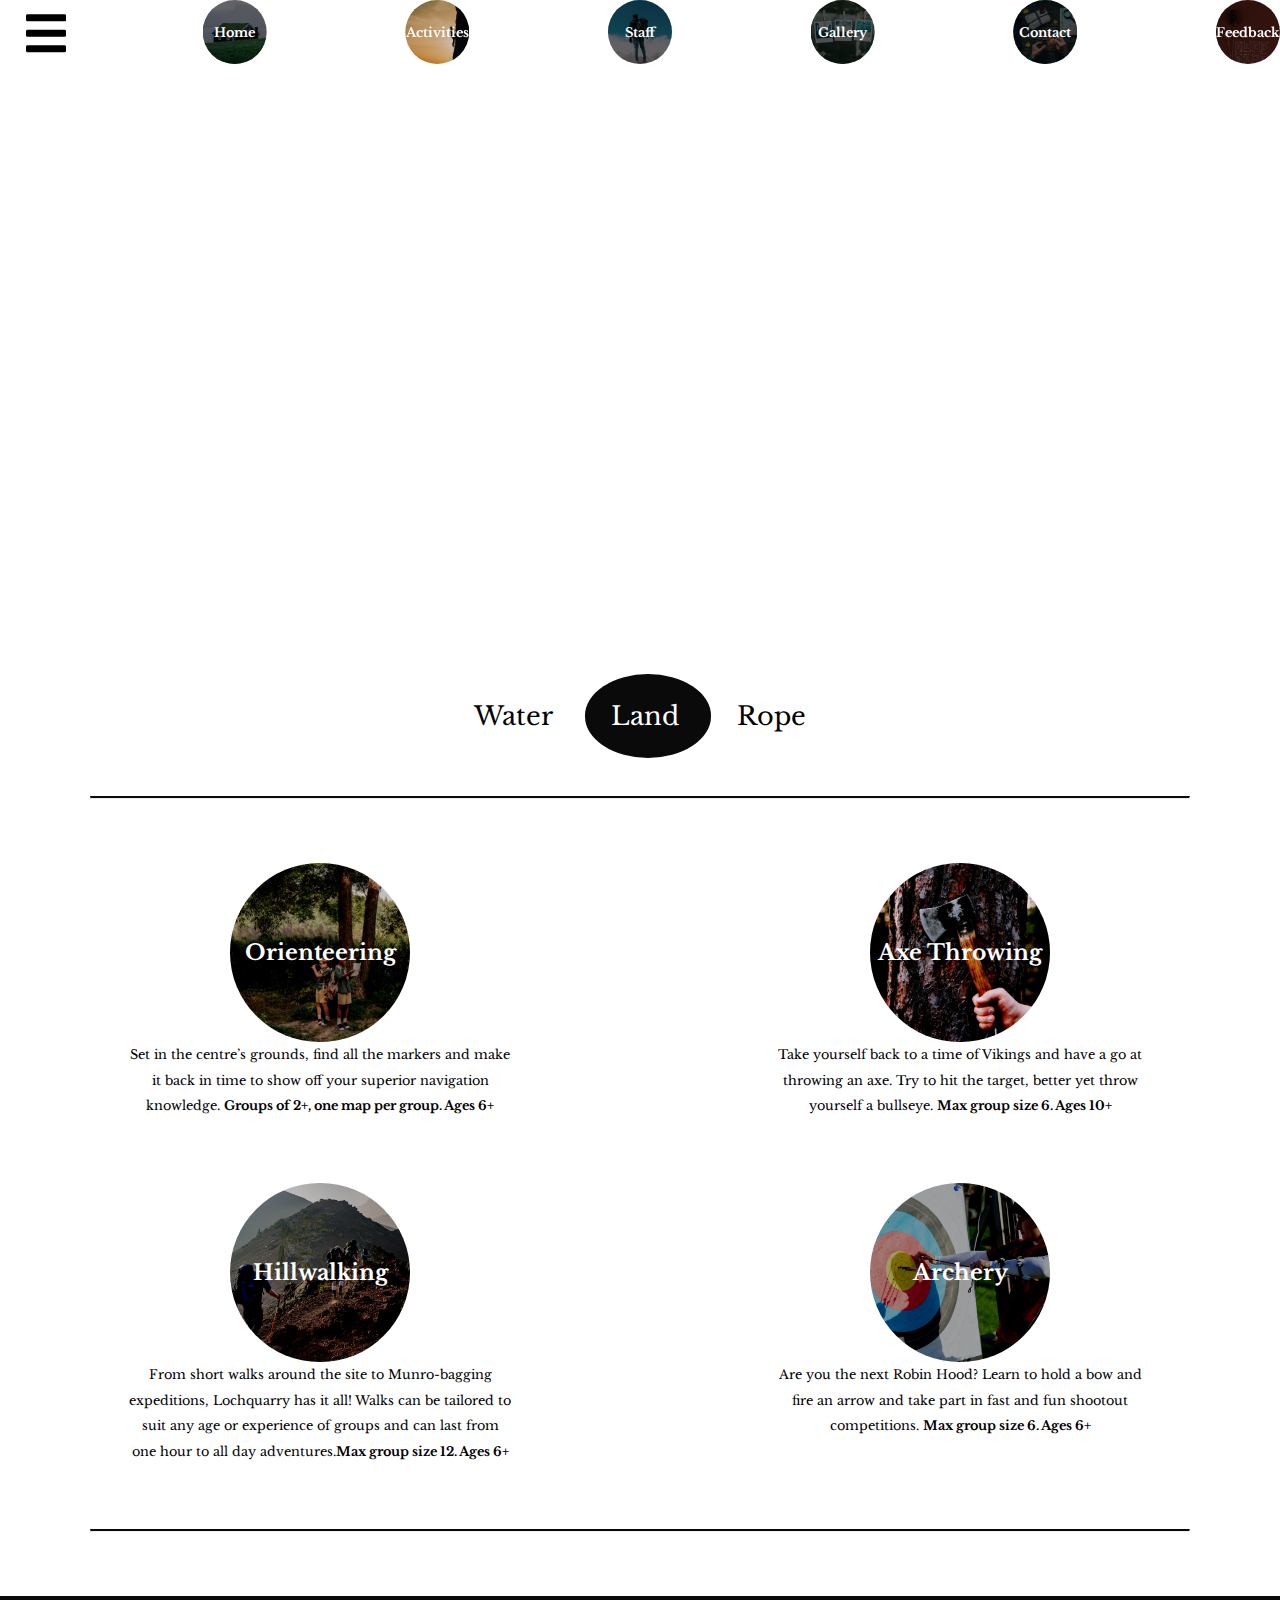
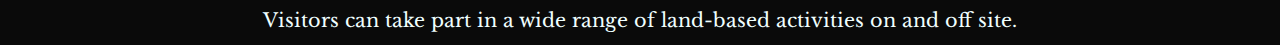
<file: lochquarry/land_activities.html>
<!DOCTYPE html> 
<html lang="eng">

    <head>
        <meta charset="UTF-8"> <!-- Encoding for di
        lying charcters --> 
        <meta name="viewport" content="width=device-width, initial-scale=1.0"> <!--Code for displaying on mobile devices-->
        <title>loch quarry outdoor centre </title> <!--Website title and name in google search-->
        <link href="https://fonts.googleapis.com/css2?family=Libre+Baskerville&display=swap" rel="stylesheet"> <!--Downloading fonts for website viewers-->
        <link rel="icon" href="favicon.ico"> <!--websites icon to displaon on up left corner of the site-->
        <link rel="icon" type="image/x-icon" href="IMG/icons/favicon_logo.svg">
        <link rel="stylesheet" href="CSS\mystyle.css">
        <script src="js/MYJS.js">
			
        </script>
    </head>

    



<header>
            
          
    <div class = "top_background_activites">  
        <h1 id = "beta_title_activities">Lochquarry Outdoor Centre</h1>
        <img id = "logo" src = "IMG/icons/lq logo 7.svg">
        
    </div>
    
  
</header>




<body>
    

    <div id = nav_background_top>
            
        
        
            
        
        <div id = "nav_menu">
            
            
            <div id="hamburger">
                <img src="IMG\icons\bars-solid.svg" onclick="hidebar_activities()"> 
            </div>
            <a id="menu_beta_home" href="index.html">Home</a> 
            <a id="menu_beta_activites_active" href="activites.html">Activities</a> 
            <a id="menu_beta_staff" href="staff.html"> Staff</a> 

            <a id="menu_beta_gallery" href="gallery.html">Gallery</a> 
            <a id="menu_beta_contact" href="contact.html">Contact</a> 
            <a id="menu_beta_feedback" href="feedback.html">Feedback</a>
            
            

           
        </div>
        
        
    </div>
    <div id = "nav_menu_mobile">
        
        
        <div id="hamburger_mobile">
            <img src="IMG\icons\bars-solid2.svg" onclick="hidebar_mobile_activities()">
        </div>
        
        <a id="menu_beta_home_mobile" href="index.html">Home</a> 
        <a id="menu_beta_activites_mobile_active" href="activites.html">Activities</a> 
        <a id="menu_beta_staff_mobile" href="staff.html"> Staff</a> 

        <a id="menu_beta_gallery_mobile" href="gallery.html">Gallery</a> 
        <a id="menu_beta_contact_mobile" href="contact.html">Contact</a> 
        <a id="menu_beta_feedback_mobile" href="feedback.html">Feedback</a>
        
        

        
    </div>
    
    
    
                
    
    <br>  <br>  <br>
    <div id="mini_nav_activities">
                
        <a id="mini_nav1" href="water_activities.html"> Water

        </a>

        
        <a id="mini_nav2_active" href="land_activities.html"> Land
            
        </a>

        <a id="mini_nav3" href="rope_activites.html"> Rope
            
        </a>


     
    </div>  
    
    
    
   
        
        <hr id = "top_hr_wide">
        <div id = "space_wide">

        </div>
        
        <div class="land_column1">
            
            <div id = orienteering_column>
                
                <hr id = "hr_land">
                
                <div class="orienteering_main">
                    
                    <h1>Orienteering</h1>
                    



                </div>
                
                <p id="orienteering_text">
                    Set in the centre’s grounds, find all the markers and make it back in time to show off your superior navigation knowledge. <b>Groups of 2+, one map per group. Ages 6+</b>
                    
                </p>
        
            </div>

            
            
            <hr id = "hr_land">
            
            <div id = "axethrow_column">
                
                
                <div class="axethrow_main">
                    <h1>Axe Throwing </h1>
                    


                </div>
                

                <p id="axethrow_text">
                    Take yourself back to a time of Vikings and have a go at throwing an axe. Try to hit the target, better yet throw yourself a bullseye.  <b>Max group size 6. Ages 10+</b>
                    
                    
                </p>
                

            
            </div>
            
            
            
            
            
        </div>
        <div id = "space_wide"></div>
        
        <hr id = "hr_land">
        <div class="land_column2">
            
            <div id = orienteering_column>
                
                <div class="hillwalking_main">
                    

                    <h1>Hillwalking</h1>
                    



                </div>
                
                <p id="orienteering_text">
                    From short walks around the site to Munro-bagging expeditions,
                    Lochquarry has it all! Walks can be tailored to suit any age or experience of groups and can last from one hour to all day adventures.<b>Max group size 12. Ages 6+</b>
                    
                    
                   
                </p>
                
            
            </div>
           
            <hr id = "hr_land">
            <div id = axethrow_column>
                
                <div class="archery_main">
                    
                    <h1>Archery </h1>
                    


                </div>

                
                <p id="axethrow_text">
                    Are you the next Robin Hood? Learn to hold a bow and fire an arrow and take part in fast and fun shootout competitions. <b>Max group size 6. Ages 6+</b>
                    
                </p>
                
                
                
                

            </div>
           
            <hr id = "hr_land">
            
            
            
            
           
            

            
            
        
            
        </div>
        <div id = "space_wide">

        </div>
        <hr id ="wide_screen_hr">
            
                
        
        

        
    </div>
    <div id = "bottom_mobile_background"> 
    <p id = "info_land"> Visitors can take part in a wide range of land-based activities on and off site.</p>
    </div>








</div>
</file>
